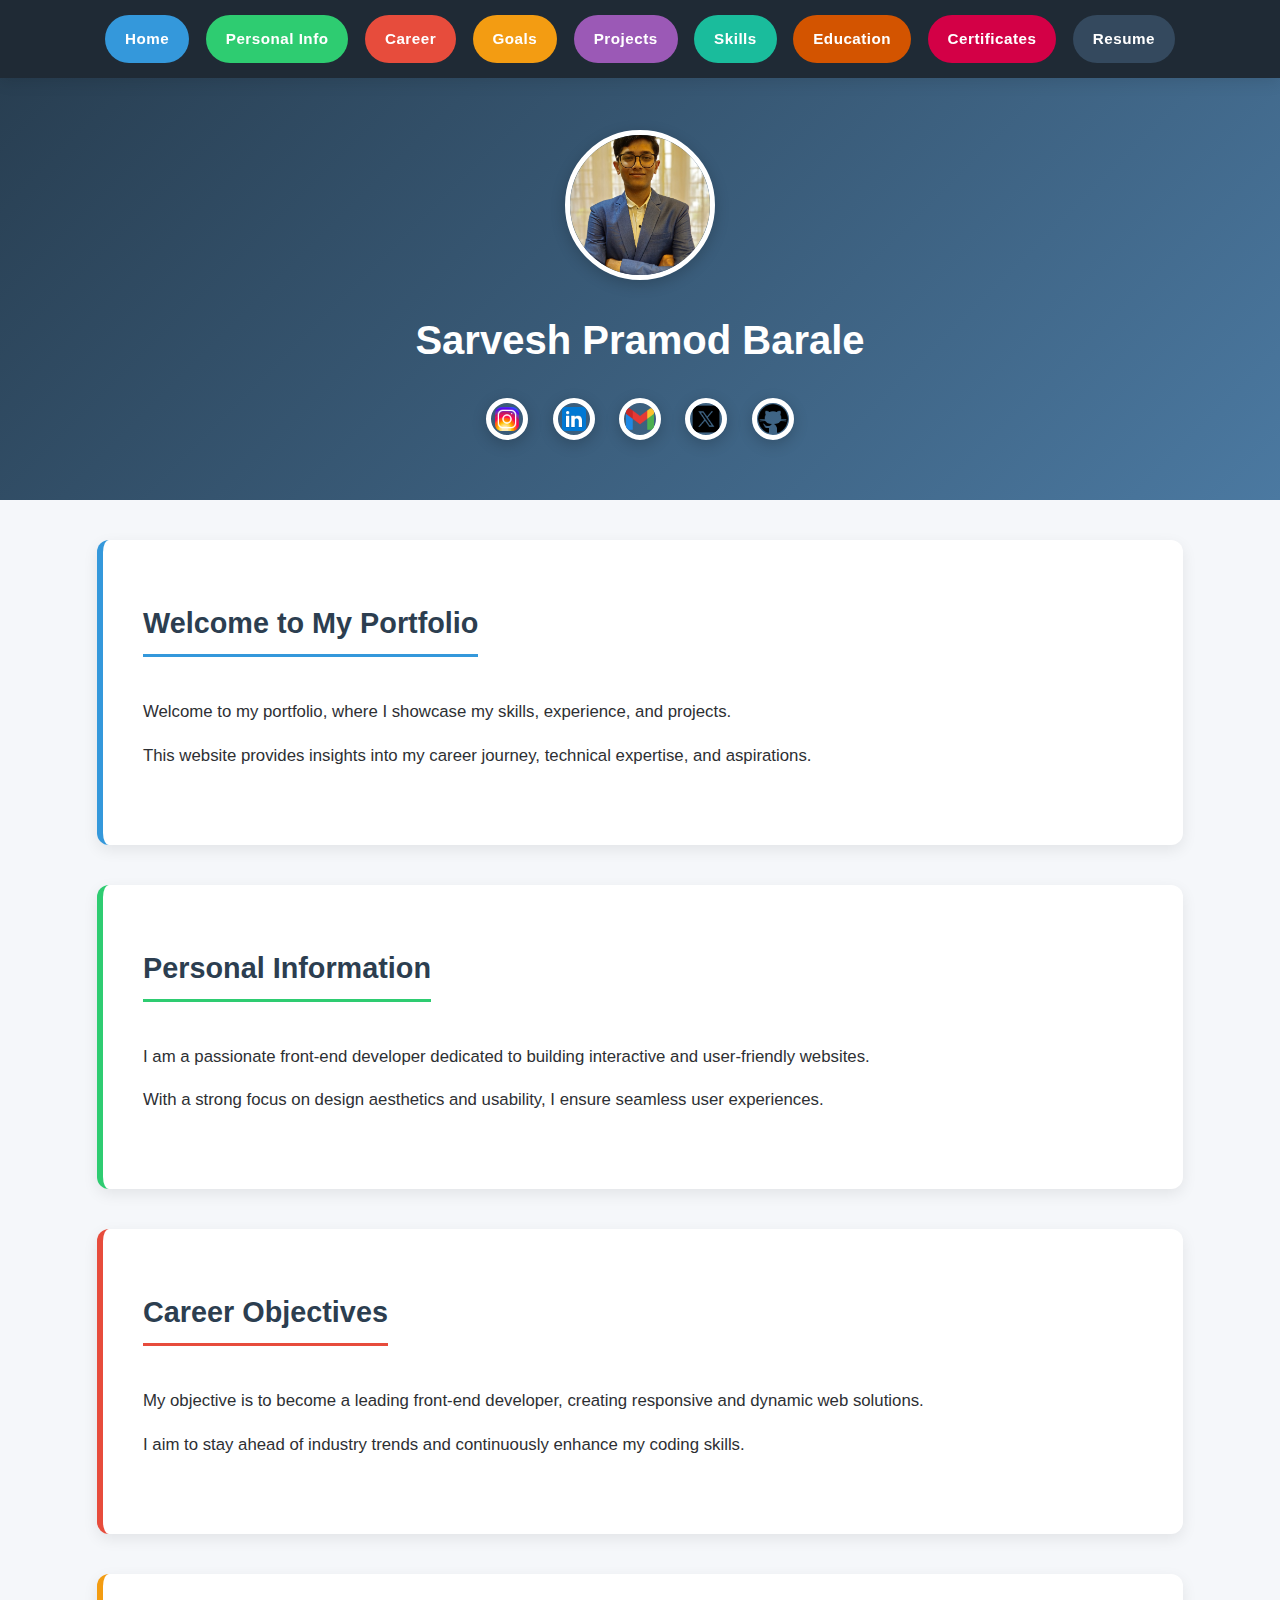
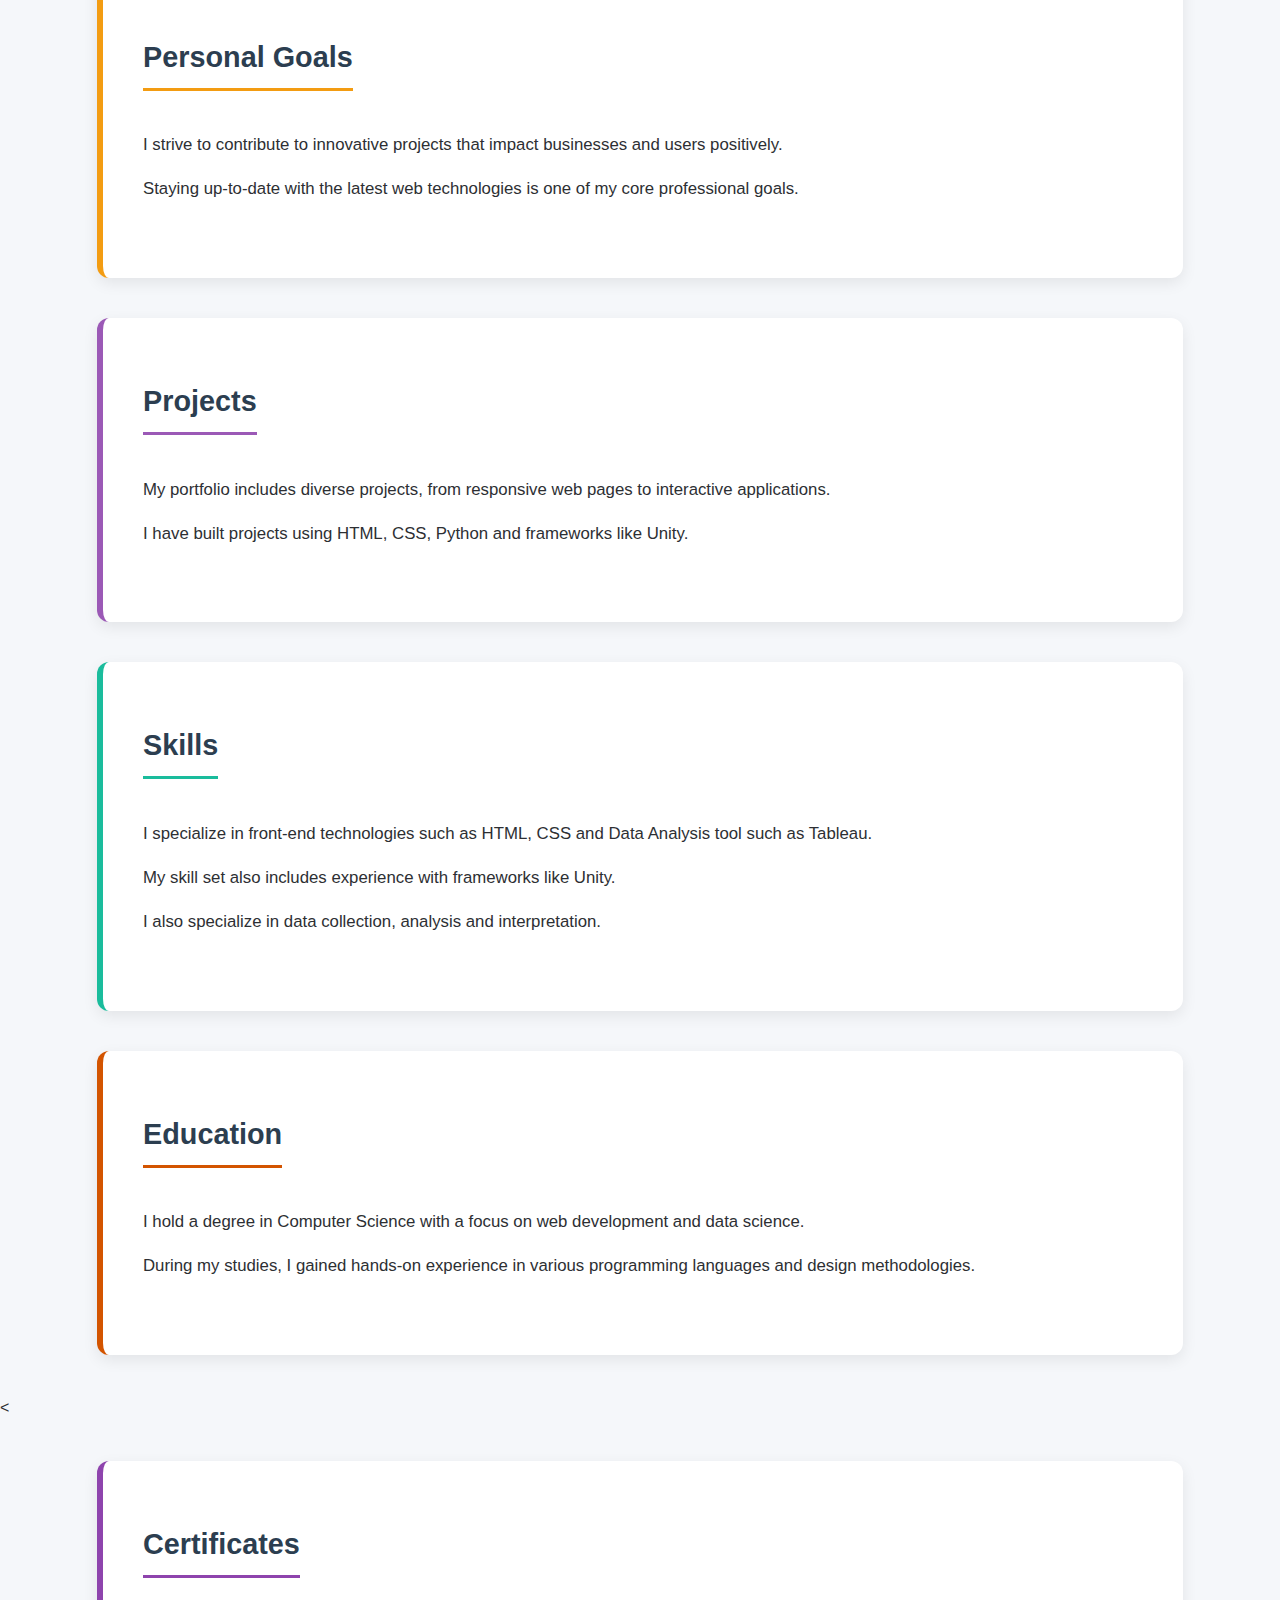
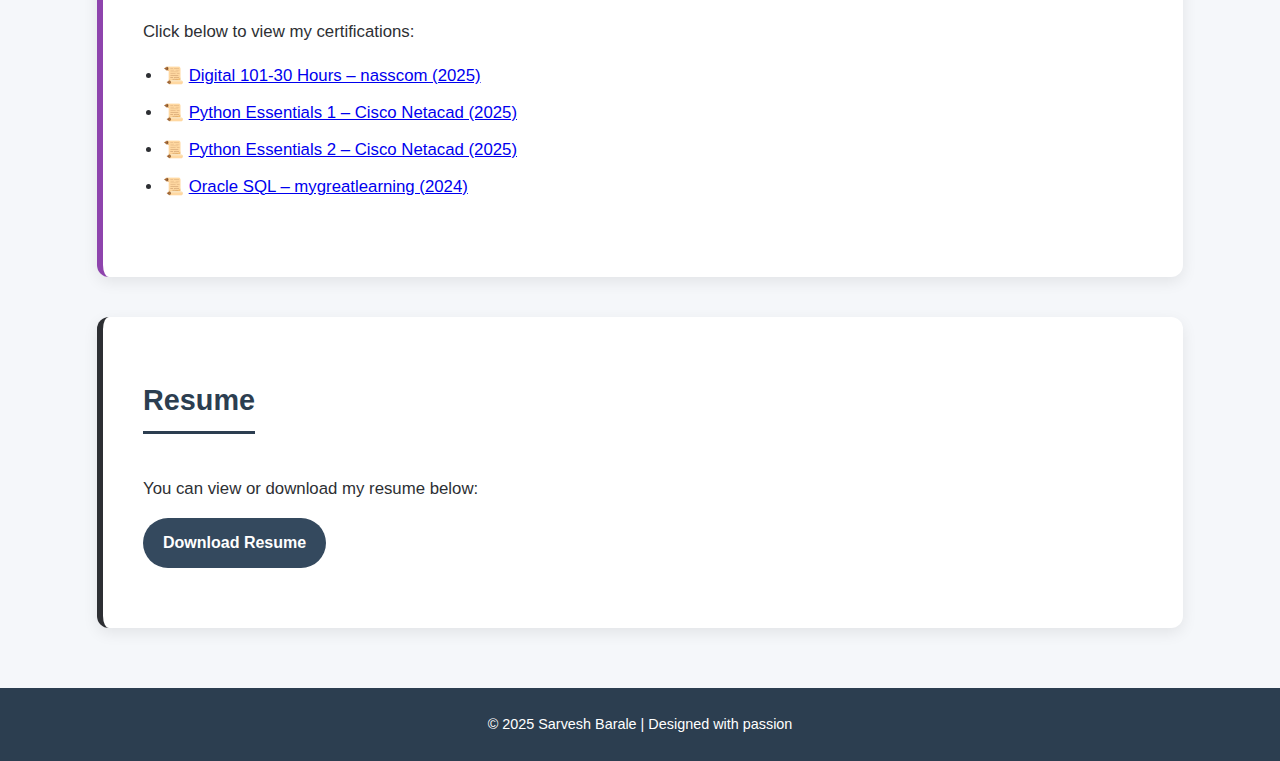
<file: index.html>
<!DOCTYPE html>
<html lang="en">
<head>
    <meta charset="UTF-8">
    <meta name="viewport" content="width=device-width, initial-scale=1.0">
    <title>Sarvesh Barale | Portfolio</title>
    <link rel="stylesheet" href="styles.css">
</head>
<body>
    <!-- Navigation Bar -->
    <nav>
        <a href="#home">Home</a>
        <a href="#personal-info">Personal Info</a>
        <a href="#career">Career</a>
        <a href="#goals">Goals</a>
        <a href="#projects">Projects</a>
        <a href="#skills">Skills</a>
        <a href="#education">Education</a>
        <a href="#certificates">Certificates</a>
        <a href="resume.html">Resume</a>
    </nav>

    <!-- Name and Photo Section -->
    <div class="header">
        <img src="Main Image.jpg" alt="Sarvesh Barale">
        <h1>Sarvesh Pramod Barale</h1>
        <div class="social-icons">
            <a href="https://www.instagram.com/sarvesh_barale" target="_blank">
                <img src="icons/instagram.png" alt="Instagram">
            </a>
            <a href="https://www.linkedin.com/in/Sarvesh Barale" target="_blank">
                <img src="icons/linkedin.png" alt="LinkedIn">
            </a>
            <a href="mailto:sarveshbarale1@example.com">
                <img src="icons/gmail.png" alt="Gmail">
            </a>
            <a href="https://x.com/Sarveshbarale" target="_blank">
                <img src="icons/x.png" alt="X">
            </a>
            <a href="https://github.com/SarveshBarale" target="_blank">
                <img src="icons/github.png" alt="GitHub" title="GitHub">
            </a>
        </div>
    </div>

    <!-- Sections with Content -->
    <section id="home">
        <h2>Welcome to My Portfolio</h2>
        <p>Welcome to my portfolio, where I showcase my skills, experience, and projects.</p>
        <p>This website provides insights into my career journey, technical expertise, and aspirations.</p>
    </section>

    <section id="personal-info">
        <h2>Personal Information</h2>
        <p>I am a passionate front-end developer dedicated to building interactive and user-friendly websites.</p>
        <p>With a strong focus on design aesthetics and usability, I ensure seamless user experiences.</p>
    </section>

    <section id="career">
        <h2>Career Objectives</h2>
        <p>My objective is to become a leading front-end developer, creating responsive and dynamic web solutions.</p>
        <p>I aim to stay ahead of industry trends and continuously enhance my coding skills.</p>
    </section>

    <section id="goals">
        <h2>Personal Goals</h2>
        <p>I strive to contribute to innovative projects that impact businesses and users positively.</p>
        <p>Staying up-to-date with the latest web technologies is one of my core professional goals.</p>
    </section>

    <section id="projects">
        <h2>Projects</h2>
        <p>My portfolio includes diverse projects, from responsive web pages to interactive applications.</p>
        <p>I have built projects using HTML, CSS, Python and frameworks like Unity.</p>
    </section>

    <section id="skills">
        <h2>Skills</h2>
        <p>I specialize in front-end technologies such as HTML, CSS and Data Analysis tool such as Tableau.</p>
        <p>My skill set also includes experience with frameworks like Unity.</p>
        <p>I also specialize in data collection, analysis and interpretation.</p>
    </section>

    <section id="education">
        <h2>Education</h2>
        <p>I hold a degree in Computer Science with a focus on web development and data science.</p>
        <p>During my studies, I gained hands-on experience in various programming languages and design methodologies.</p>
    </section>
    <<section id="certificates">
        <h2>Certificates</h2>
        <p>Click below to view my certifications:</p>
        <ul>
            <li>📜 <a href="certificates/Digital 101-30 Hours.pdf" target="_blank">Digital 101-30 Hours – nasscom (2025)</a></li>
            <li>📜 <a href="certificates/Python Essentials 1.pdf" target="_blank">Python Essentials 1 – Cisco Netacad (2025)</a></li>
            <li>📜 <a href="certificates/Python Essentials 2.pdf" target="_blank">Python Essentials 2 – Cisco Netacad (2025)</a></li>
            <li>📜 <a href="certificates/Oracle SQL.pdf" target="_blank">Oracle SQL – mygreatlearning (2024)</a></li>
        </ul>
    </section>

    <!-- Resume Section -->
    <section id="resume">
        <h2>Resume</h2>
        <p>You can view or download my resume below:</p>
        <a href="Sarvesh_Barale_Resume.pdf" download="Sarvesh_Barale_Resume.pdf" class="resume-button">Download Resume</a>
    </section>

    <!-- Footer -->
    <footer>
        <p>&copy; 2025 Sarvesh Barale | Designed with passion</p>
    </footer>
</body>
</html>
</file>
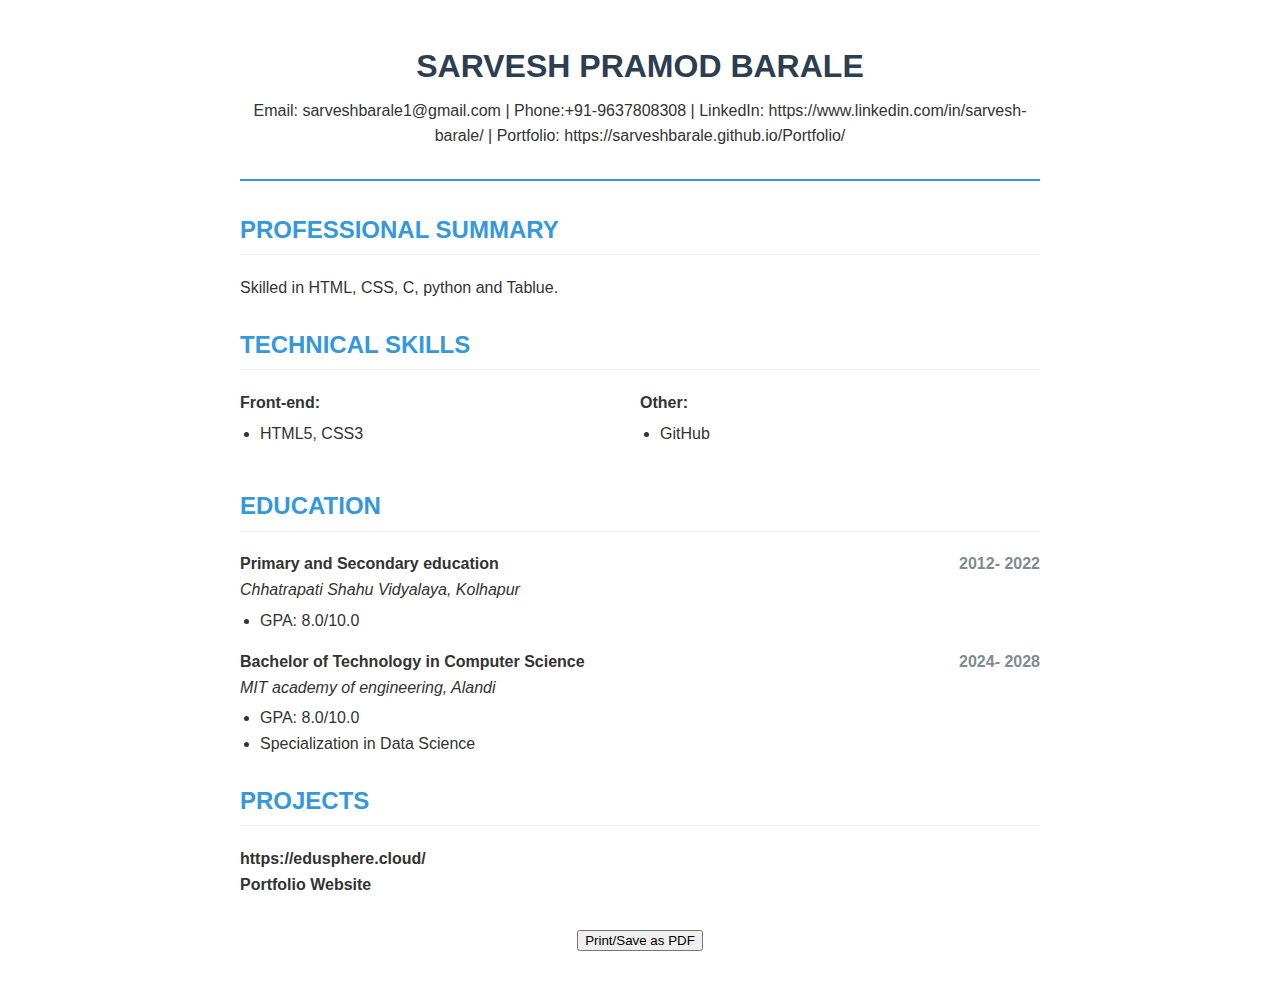
<file: resume.html>
<!DOCTYPE html>
<html lang="en">
<head>
    <meta charset="UTF-8">
    <meta name="viewport" content="width=device-width, initial-scale=1.0">
    <title>Sarvesh Pramod Barale - Resume</title>
    <style>
        body {
            font-family: 'Segoe UI', Tahoma, Geneva, Verdana, sans-serif;
            line-height: 1.6;
            color: #333;
            max-width: 800px;
            margin: 0 auto;
            padding: 20px;
        }
        .header {
            text-align: center;
            margin-bottom: 30px;
            border-bottom: 2px solid #3498db;
            padding-bottom: 20px;
        }
        h1 {
            color: #2c3e50;
            margin-bottom: 5px;
        }
        .contact-info {
            margin-bottom: 10px;
        }
        h2 {
            color: #3498db;
            border-bottom: 1px solid #eee;
            padding-bottom: 5px;
            margin-top: 25px;
        }
        .section {
            margin-bottom: 20px;
        }
        .job, .education {
            margin-bottom: 15px;
        }
        .job-title, .degree {
            font-weight: bold;
            display: flex;
            justify-content: space-between;
        }
        .company, .school {
            font-style: italic;
        }
        .date {
            color: #7f8c8d;
        }
        ul {
            margin-top: 5px;
            padding-left: 20px;
        }
        .skills {
            display: flex;
            flex-wrap: wrap;
        }
        .skill-category {
            width: 48%;
            margin-right: 2%;
        }
        @media print {
            body {
                font-size: 12pt;
                padding: 0;
            }
            .no-print {
                display: none;
            }
        }
    </style>
</head>
<body>
    <div class="header">
        <h1>SARVESH PRAMOD BARALE</h1>
        <div class="contact-info">
            <span>Email: sarveshbarale1@gmail.com | </span>
            <span>Phone:+91-9637808308 | </span>
            <span>LinkedIn: https://www.linkedin.com/in/sarvesh-barale/ | </span>
            <span>Portfolio: https://sarveshbarale.github.io/Portfolio/ </span>
        </div>
    </div>

    <div class="section">
        <h2>PROFESSIONAL SUMMARY</h2>
        <p> Skilled in HTML, CSS, C, python and Tablue.</p>
    </div>

    <div class="section">
        <h2>TECHNICAL SKILLS</h2>
        <div class="skills">
            <div class="skill-category">
                <strong>Front-end:</strong>
                <ul>
                    <li>HTML5, CSS3 </li>
                </ul>
            </div>
            <div class="skill-category">
                <strong>Other:</strong>
                <ul>
                    <li>GitHub</li>
                </ul>
            </div>
        </div>
    </div>

        
    <div class="section">
        <h2>EDUCATION</h2>
        <div class="education">
            <div class="degree">
                <span>Primary and Secondary education</span>
                <span class="date">2012- 2022</span>
            </div>
            <div class="school">Chhatrapati Shahu Vidyalaya, Kolhapur</div>
            <ul>
                <li>GPA: 8.0/10.0</li>
                
            </ul>
            <div class="degree">
                <span>Bachelor of Technology in Computer Science</span>
                <span class="date">2024- 2028</span>
            </div>
            <div class="school">MIT academy of engineering, Alandi</div>
            <ul>
                <li>GPA: 8.0/10.0</li>
                <li>Specialization in Data Science</li>
            </ul>
        </div>
    </div>

    <div class="section">
        <h2>PROJECTS</h2>
        <div class="job">
            <div class="job-title">https://edusphere.cloud/<E-Commerce Dashboard</div>
         
        </div>
        <div class="job">
            <div class="job-title">Portfolio Website</div>
          
        </div>
    </div>

    <div class="no-print" style="text-align: center; margin-top: 30px;">
        <button onclick="window.print()">Print/Save as PDF</button>
    </div>
</body>
</html>
</file>
<file: styles.css>
/* General Styles */
body {
    font-family: 'Segoe UI', sans-serif;
    margin: 0;
    padding: 0;
    background: #f5f7fa;
    color: #2d2f33;
    line-height: 1.6;
    scroll-behavior: smooth;
}

/* Header */
.header {
    text-align: center;
    padding: 60px 20px;
    background: linear-gradient(135deg, #283e51, #4b79a1);
    color: white;
    margin-top: 70px;
}

.header img {
    width: 140px;
    height: 140px;
    object-fit: cover;
    border-radius: 50%;
    border: 5px solid white;
    box-shadow: 0 4px 15px rgba(0, 0, 0, 0.2);
    transition: transform 0.3s ease;
}

.header img:hover {
    transform: scale(1.05);
}

.header h1 {
    margin-top: 20px;
    font-size: 2.5em;
}

/* Navigation */
nav {
    position: fixed;
    top: 0;
    width: 100%;
    background: #1f2a35;
    padding: 15px 0;
    text-align: center;
    box-shadow: 0 4px 15px rgba(0, 0, 0, 0.1);
    z-index: 1000;
}

nav a {
    display: inline-block;
    padding: 12px 20px;
    margin: 0 6px;
    text-decoration: none;
    font-weight: bold;
    border-radius: 30px;
    color: white;
    transition: all 0.3s ease;
    font-size: 0.95em;
    letter-spacing: 0.5px;
}

nav a:hover {
    transform: translateY(-3px);
    box-shadow: 0 6px 12px rgba(0, 0, 0, 0.15);
}

nav a[href="#home"] { background: #3498db; }
nav a[href="#personal-info"] { background: #2ecc71; }
nav a[href="#career"] { background: #e74c3c; }
nav a[href="#goals"] { background: #f39c12; }
nav a[href="#projects"] { background: #9b59b6; }
nav a[href="#skills"] { background: #1abc9c; }
nav a[href="#education"] { background: #d35400; }
nav a[href="#certificates"] { background: #d30046; }
nav a[href="resume.html"] { background: #34495e; }

/* Sections */
section {
    padding: 60px 40px;
    margin: 40px auto;
    width: 80%;
    max-width: 1000px;
    border-radius: 12px;
    box-shadow: 0 5px 15px rgba(0, 0, 0, 0.08);
    background: white;
    border-left: 6px solid;
    transition: all 0.3s ease;
}

section:hover {
    transform: translateY(-5px);
    box-shadow: 0 8px 25px rgba(0, 0, 0, 0.12);
}

section#home { border-color: #3498db; }
section#personal-info { border-color: #2ecc71; }
section#career { border-color: #e74c3c; }
section#goals { border-color: #f39c12; }
section#projects { border-color: #9b59b6; }
section#skills { border-color: #1abc9c; }
section#education { border-color: #d35400; }

/* Section Headings */
h2 {
    border-bottom: 3px solid;
    display: inline-block;
    padding-bottom: 8px;
    margin-top: 0;
    font-size: 1.8em;
    margin-bottom: 25px;
    color: #2c3e50;
}

section#home h2 { border-color: #3498db; }
section#personal-info h2 { border-color: #2ecc71; }
section#career h2 { border-color: #e74c3c; }
section#goals h2 { border-color: #f39c12; }
section#projects h2 { border-color: #9b59b6; }
section#skills h2 { border-color: #1abc9c; }
section#education h2 { border-color: #d35400; }

p {
    font-size: 1.05em;
    margin-bottom: 15px;
}

.resume-button {
    display: inline-block;
    padding: 12px 20px;
    background-color: #34495e;
    color: white;
    border-radius: 30px;
    text-decoration: none;
    font-weight: bold;
    transition: background-color 0.3s;
}

.resume-button:hover {
    background-color: #2c3e50;
}

/* Footer */
footer {
    background: #2c3e50;
    color: white;
    text-align: center;
    padding: 25px 0;
    margin-top: 60px;
}

footer p {
    margin: 0;
    font-size: 0.9em;
}

/* Responsive */
@media (max-width: 768px) {
    nav a {
        padding: 10px 12px;
        font-size: 0.85em;
    }

    section {
        width: 90%;
        padding: 40px 25px;
    }

    .header {
        padding: 50px 20px;
        margin-top: 60px;
    }

    .header img {
        width: 145px;
        height: 155px;
        object-fit: cover;
        border-radius: 50%;
        border: 6px solid #fff;
        box-shadow: 0 8px 20px rgba(0, 0, 0, 0.15);
        transition: transform 0.3s ease;
        background-color: #ffffff;
    }

    h2 {
        font-size: 1.5em;
    }
}
section#certificates {
    border-color: #8e44ad; /* Nice purple shade */
}

section#certificates h2 {
    border-color: #8e44ad;
}
section#certificates ul {
    padding-left: 20px;
    font-size: 1.05em;
}

section#certificates li {
    margin-bottom: 10px;
}
.social-icons {
    margin-top: 15px;
}

.social-icons a {
    display: inline-block;
    margin: 0 10px;
    transition: transform 0.3s ease;
}

.social-icons img {
    width: 32px;
    height: 32px;
    vertical-align: middle;
     /* makes icons white on dark bg */
}

.social-icons a:hover {
    transform: scale(1.2);
}
</file>
